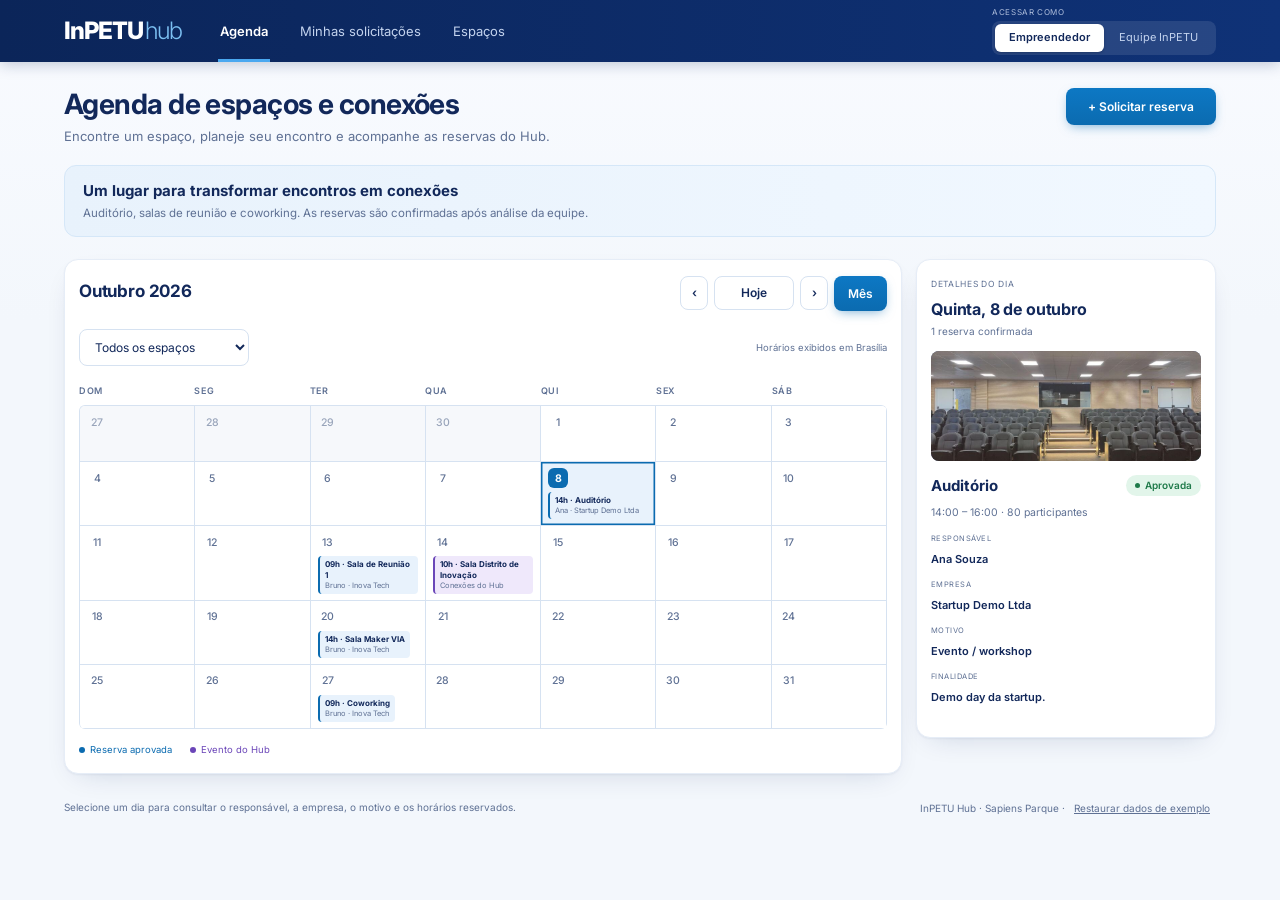
<file: agenda-hub/index.html>
<!DOCTYPE html><html lang="pt-BR"><head><meta charset="UTF-8"><meta http-equiv="refresh" content="0;url=agenda.html"><title>InPETU Hub</title></head><body><a href="agenda.html">Abrir o InPETU Hub</a></body></html>
</file>
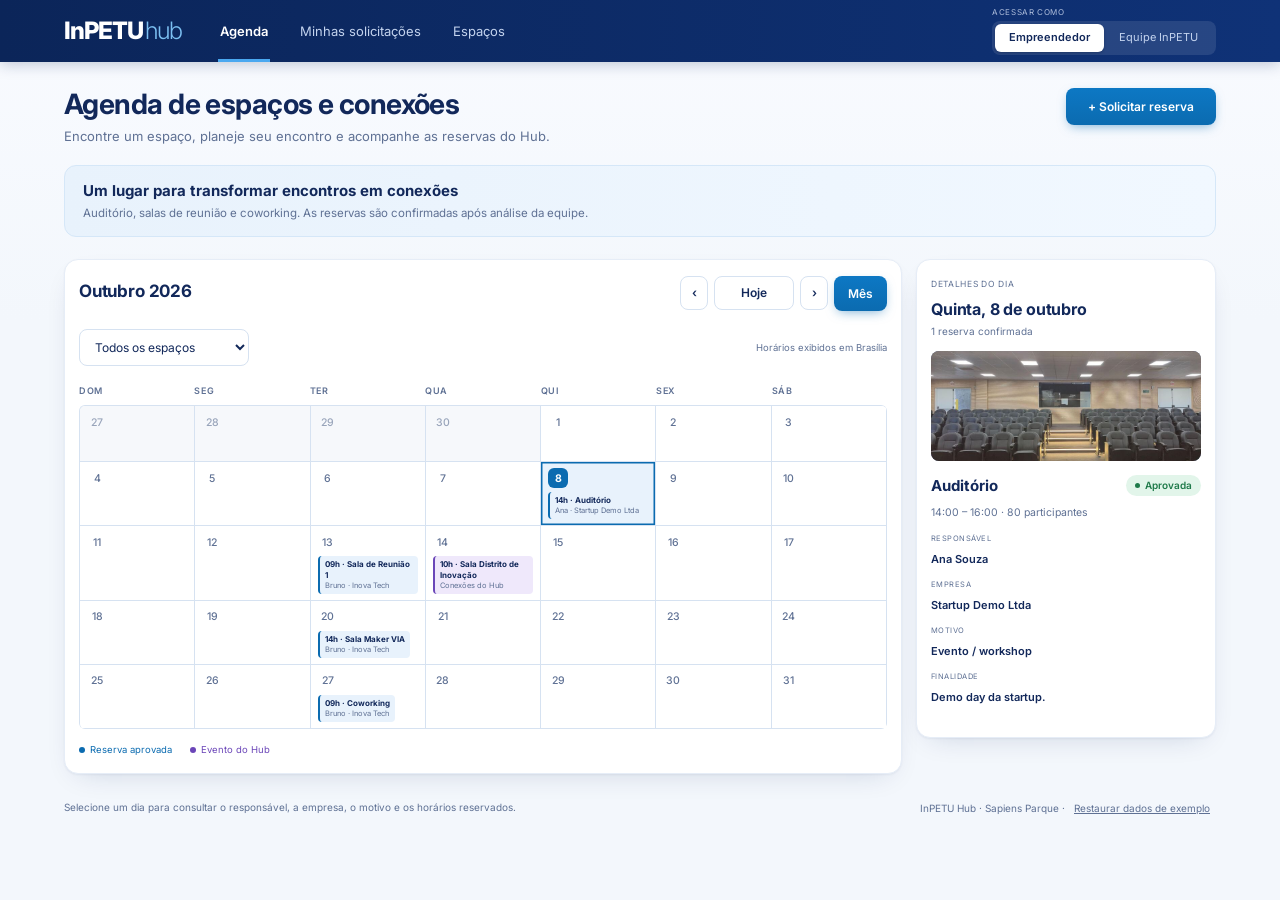
<file: agenda-hub/agenda.html>
<!DOCTYPE html>
<html lang="pt-BR">
<head>
<meta charset="UTF-8">
<meta name="viewport" content="width=device-width, initial-scale=1">
<title>InPETU Hub · Agenda de espaços e conexões</title>
<link rel="preconnect" href="https://fonts.googleapis.com"><link rel="preconnect" href="https://fonts.gstatic.com" crossorigin>
<link rel="stylesheet" href="https://fonts.googleapis.com/css2?family=Inter:wght@400;500;600;700;800&display=swap">
<link rel="stylesheet" href="style.css">
</head>
<body data-page="agenda">
<header class="topbar"><div class="topbar__in">
  <a class="logo" href="agenda.html">InPETU<span>hub</span></a>
  <nav class="nav" id="nav"></nav>
  <div class="access"><small>ACESSAR COMO</small>
    <div class="seg" id="seg">
      <button data-act="mode" data-v="emp">Empreendedor</button>
      <button data-act="mode" data-v="eq">Equipe InPETU</button>
    </div></div>
</div></header>
<main class="wrap" id="app"></main>
<footer class="wrap foot"><span id="fh"></span><span>InPETU Hub · Sapiens Parque · <button class="lnk" data-act="reset">Restaurar dados de exemplo</button></span></footer>
<script src="app.js"></script>
</body>
</html>
</file>
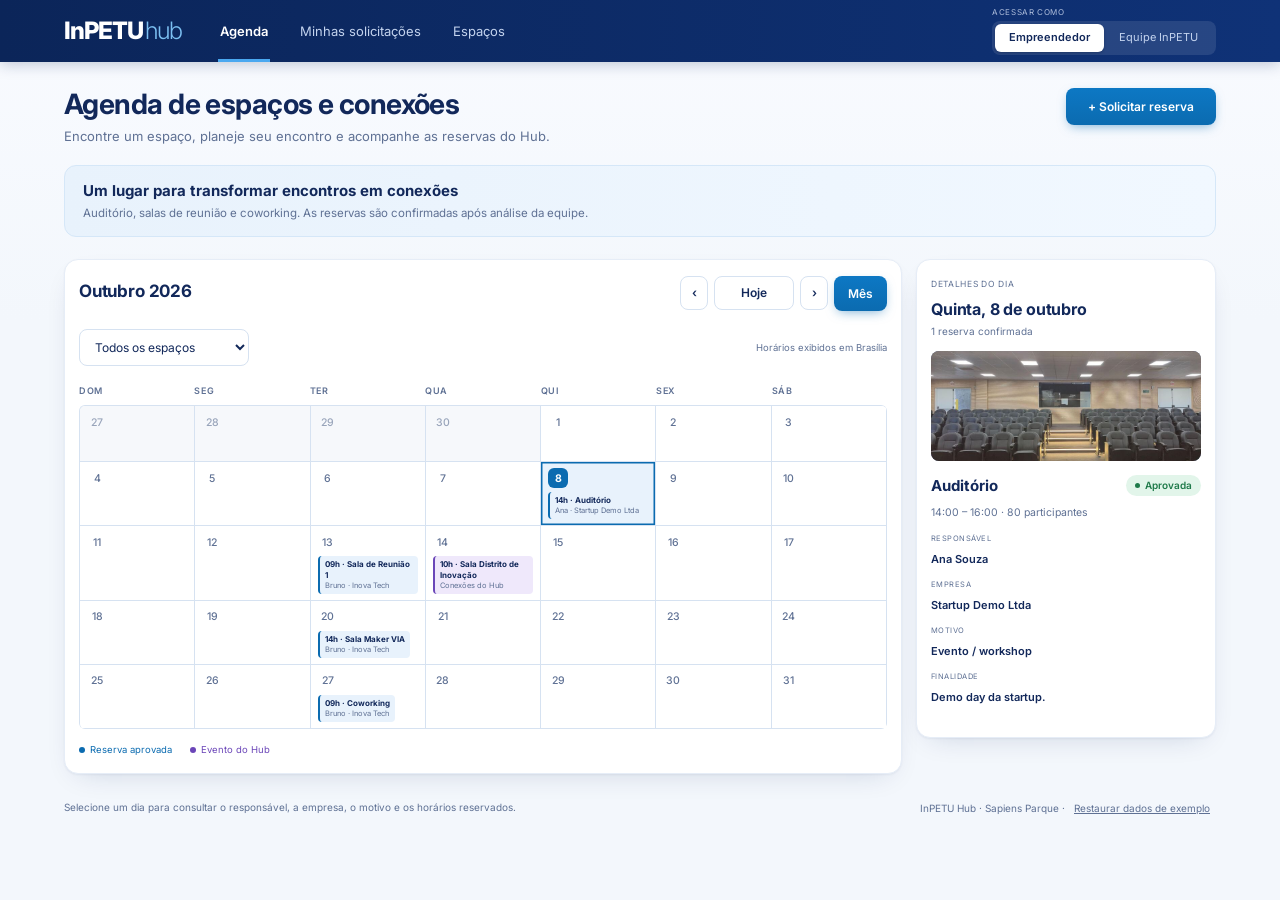
<file: agenda-hub/aprovacoes.html>
<!DOCTYPE html>
<html lang="pt-BR">
<head>
<meta charset="UTF-8">
<meta name="viewport" content="width=device-width, initial-scale=1">
<title>InPETU Hub · Aprovações de reservas</title>
<link rel="preconnect" href="https://fonts.googleapis.com"><link rel="preconnect" href="https://fonts.gstatic.com" crossorigin>
<link rel="stylesheet" href="https://fonts.googleapis.com/css2?family=Inter:wght@400;500;600;700;800&display=swap">
<link rel="stylesheet" href="style.css">
</head>
<body data-page="aprovacoes">
<header class="topbar"><div class="topbar__in">
  <a class="logo" href="agenda.html">InPETU<span>hub</span></a>
  <nav class="nav" id="nav"></nav>
  <div class="access"><small>ACESSAR COMO</small>
    <div class="seg" id="seg">
      <button data-act="mode" data-v="emp">Empreendedor</button>
      <button data-act="mode" data-v="eq">Equipe InPETU</button>
    </div></div>
</div></header>
<main class="wrap" id="app"></main>
<footer class="wrap foot"><span id="fh"></span><span>InPETU Hub · Sapiens Parque · <button class="lnk" data-act="reset">Restaurar dados de exemplo</button></span></footer>
<script src="app.js"></script>
</body>
</html>
</file>
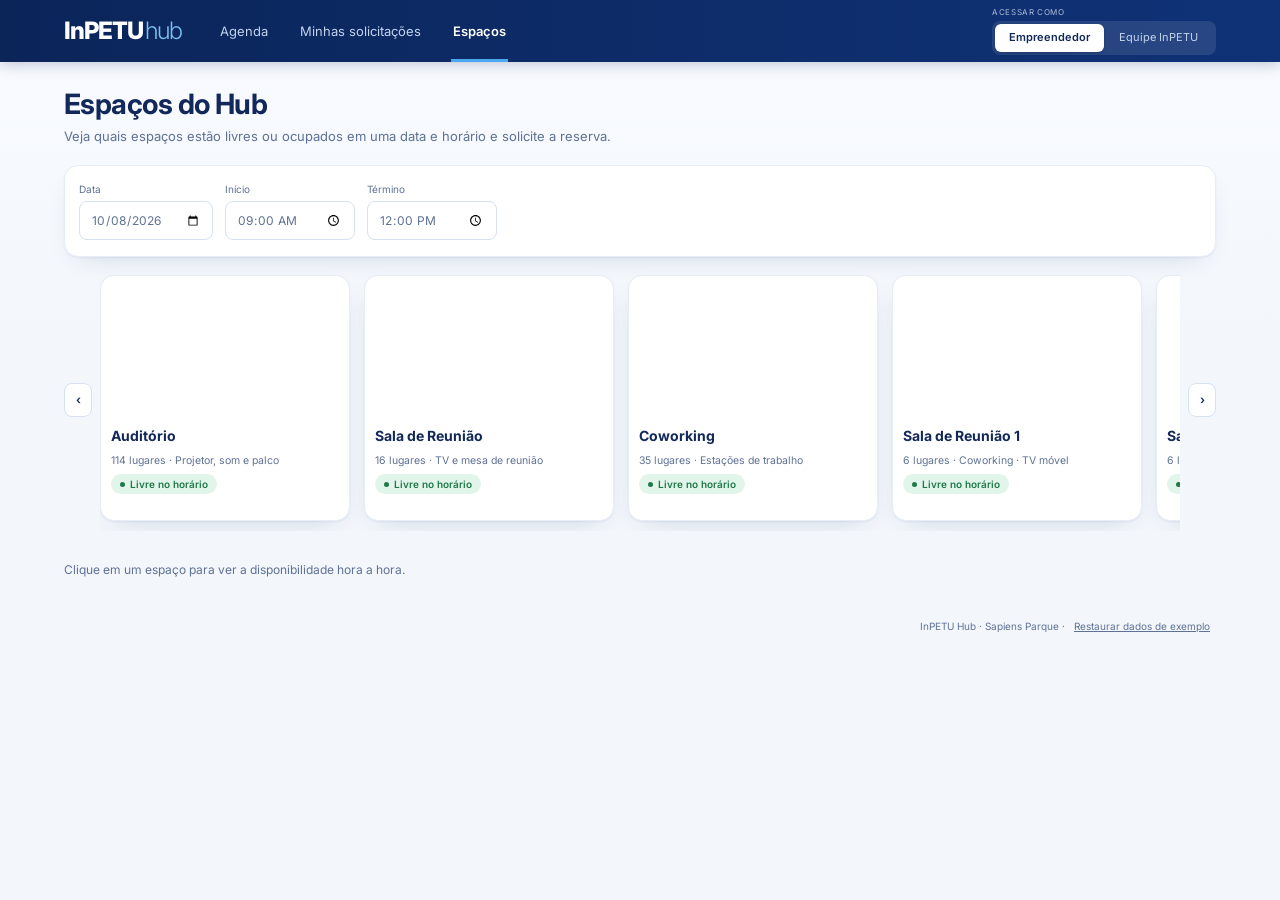
<file: agenda-hub/espacos.html>
<!DOCTYPE html>
<html lang="pt-BR">
<head>
<meta charset="UTF-8">
<meta name="viewport" content="width=device-width, initial-scale=1">
<title>InPETU Hub · Espaços</title>
<link rel="preconnect" href="https://fonts.googleapis.com"><link rel="preconnect" href="https://fonts.gstatic.com" crossorigin>
<link rel="stylesheet" href="https://fonts.googleapis.com/css2?family=Inter:wght@400;500;600;700;800&display=swap">
<link rel="stylesheet" href="style.css">
</head>
<body data-page="espacos">
<header class="topbar"><div class="topbar__in">
  <a class="logo" href="agenda.html">InPETU<span>hub</span></a>
  <nav class="nav" id="nav"></nav>
  <div class="access"><small>ACESSAR COMO</small>
    <div class="seg" id="seg">
      <button data-act="mode" data-v="emp">Empreendedor</button>
      <button data-act="mode" data-v="eq">Equipe InPETU</button>
    </div></div>
</div></header>
<main class="wrap" id="app"></main>
<footer class="wrap foot"><span id="fh"></span><span>InPETU Hub · Sapiens Parque · <button class="lnk" data-act="reset">Restaurar dados de exemplo</button></span></footer>
<script src="app.js"></script>
</body>
</html>
</file>
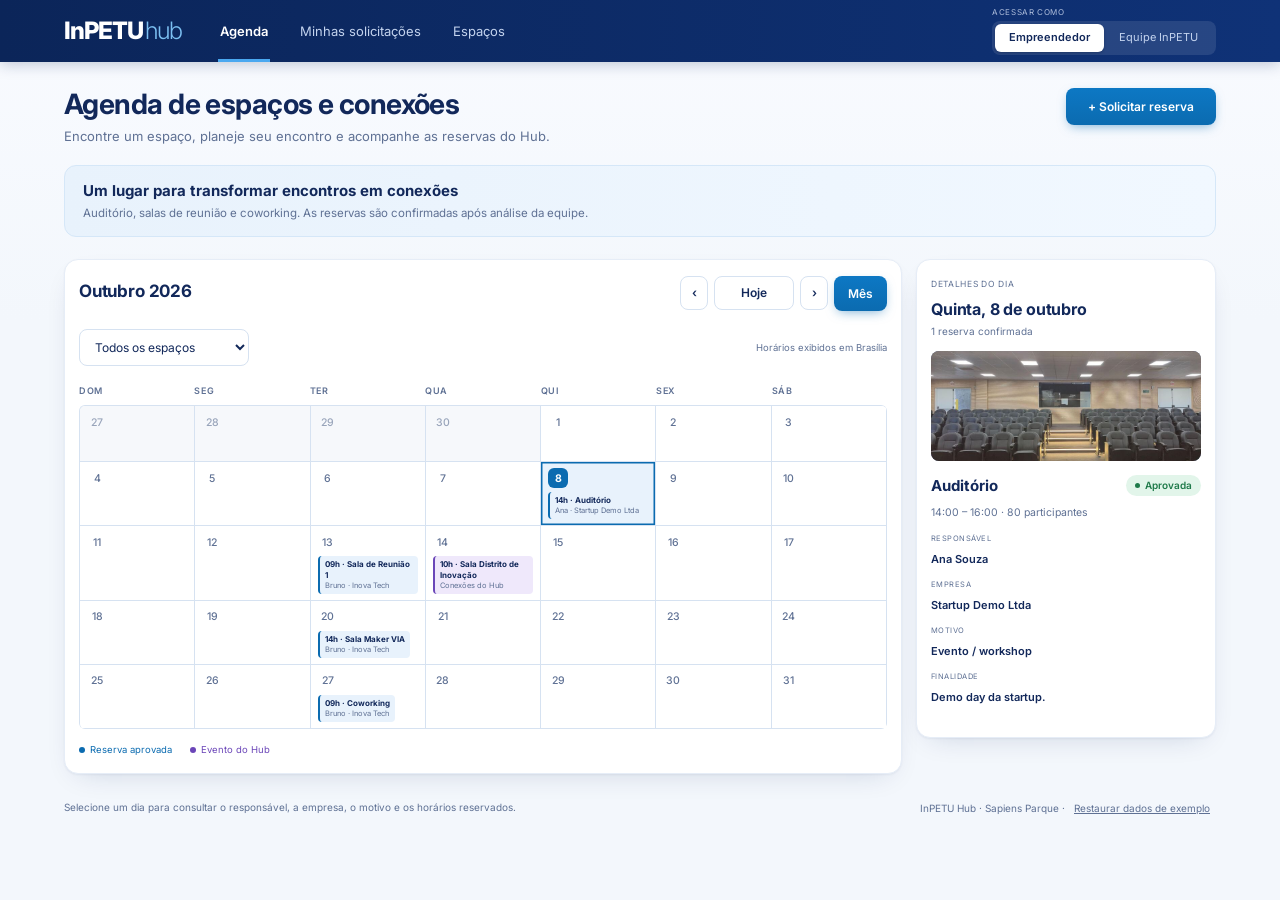
<file: agenda-hub/historico.html>
<!DOCTYPE html>
<html lang="pt-BR">
<head>
<meta charset="UTF-8">
<meta name="viewport" content="width=device-width, initial-scale=1">
<title>InPETU Hub · Histórico e auditoria</title>
<link rel="preconnect" href="https://fonts.googleapis.com"><link rel="preconnect" href="https://fonts.gstatic.com" crossorigin>
<link rel="stylesheet" href="https://fonts.googleapis.com/css2?family=Inter:wght@400;500;600;700;800&display=swap">
<link rel="stylesheet" href="style.css">
</head>
<body data-page="historico">
<header class="topbar"><div class="topbar__in">
  <a class="logo" href="agenda.html">InPETU<span>hub</span></a>
  <nav class="nav" id="nav"></nav>
  <div class="access"><small>ACESSAR COMO</small>
    <div class="seg" id="seg">
      <button data-act="mode" data-v="emp">Empreendedor</button>
      <button data-act="mode" data-v="eq">Equipe InPETU</button>
    </div></div>
</div></header>
<main class="wrap" id="app"></main>
<footer class="wrap foot"><span id="fh"></span><span>InPETU Hub · Sapiens Parque · <button class="lnk" data-act="reset">Restaurar dados de exemplo</button></span></footer>
<script src="app.js"></script>
</body>
</html>
</file>
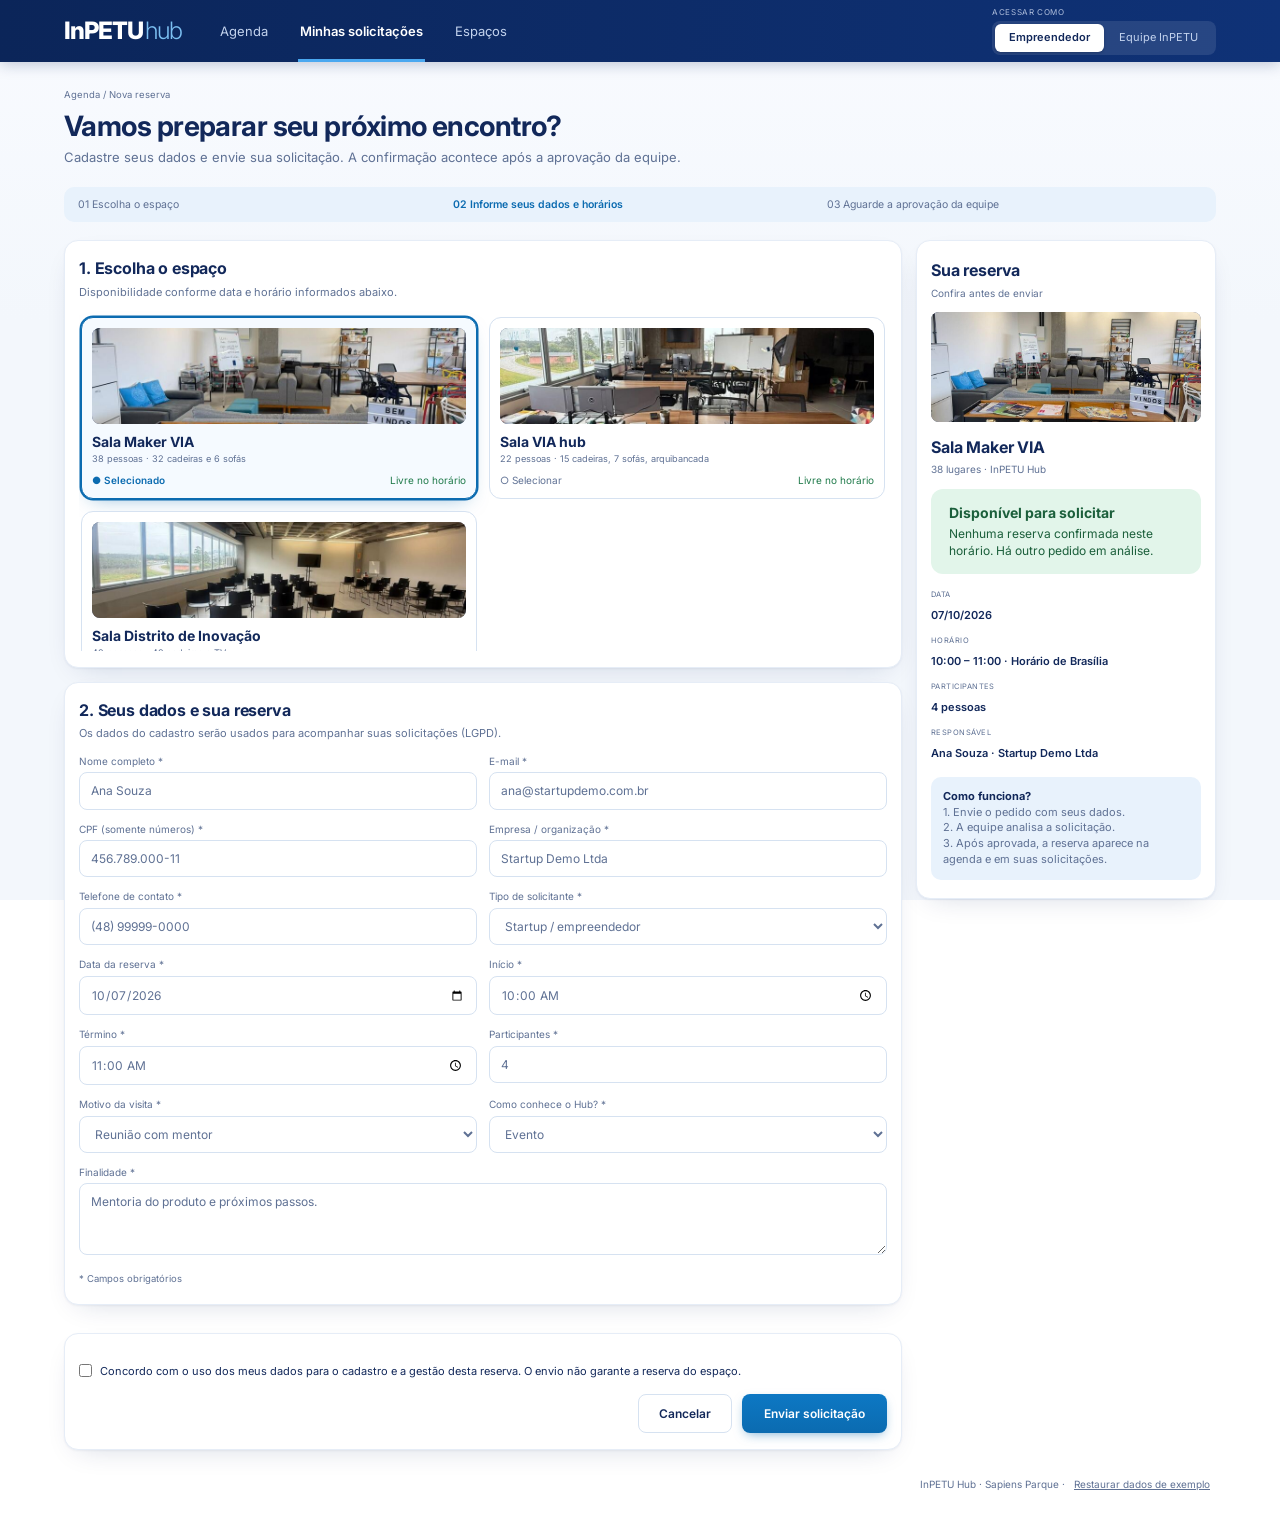
<file: agenda-hub/reserva.html>
<!DOCTYPE html>
<html lang="pt-BR">
<head>
<meta charset="UTF-8">
<meta name="viewport" content="width=device-width, initial-scale=1">
<title>InPETU Hub · Nova reserva</title>
<link rel="preconnect" href="https://fonts.googleapis.com"><link rel="preconnect" href="https://fonts.gstatic.com" crossorigin>
<link rel="stylesheet" href="https://fonts.googleapis.com/css2?family=Inter:wght@400;500;600;700;800&display=swap">
<link rel="stylesheet" href="style.css">
</head>
<body data-page="reserva">
<header class="topbar"><div class="topbar__in">
  <a class="logo" href="agenda.html">InPETU<span>hub</span></a>
  <nav class="nav" id="nav"></nav>
  <div class="access"><small>ACESSAR COMO</small>
    <div class="seg" id="seg">
      <button data-act="mode" data-v="emp">Empreendedor</button>
      <button data-act="mode" data-v="eq">Equipe InPETU</button>
    </div></div>
</div></header>
<main class="wrap" id="app"></main>
<footer class="wrap foot"><span id="fh"></span><span>InPETU Hub · Sapiens Parque · <button class="lnk" data-act="reset">Restaurar dados de exemplo</button></span></footer>
<script src="app.js"></script>
</body>
</html>
</file>
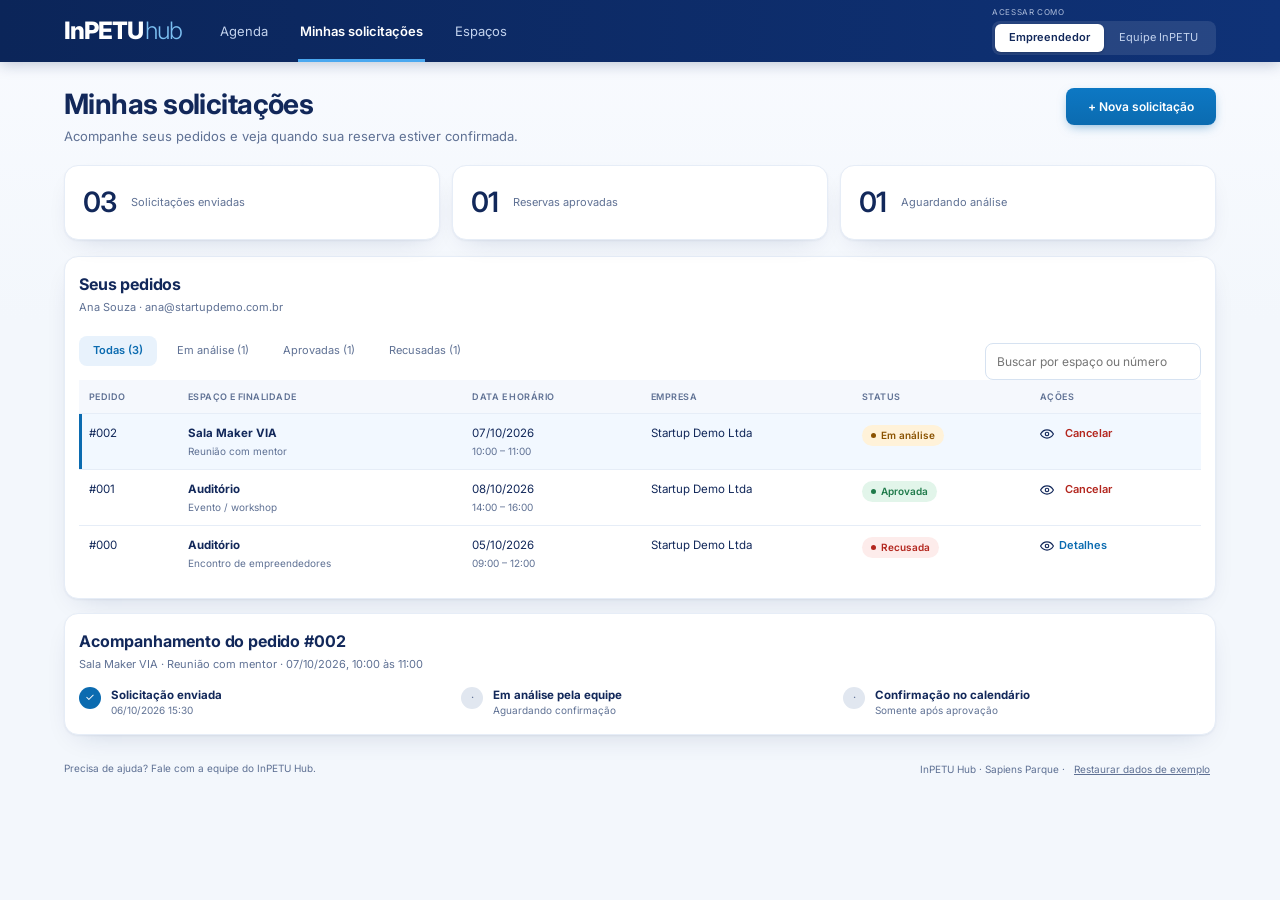
<file: agenda-hub/solicitacoes.html>
<!DOCTYPE html>
<html lang="pt-BR">
<head>
<meta charset="UTF-8">
<meta name="viewport" content="width=device-width, initial-scale=1">
<title>InPETU Hub · Minhas solicitações</title>
<link rel="preconnect" href="https://fonts.googleapis.com"><link rel="preconnect" href="https://fonts.gstatic.com" crossorigin>
<link rel="stylesheet" href="https://fonts.googleapis.com/css2?family=Inter:wght@400;500;600;700;800&display=swap">
<link rel="stylesheet" href="style.css">
</head>
<body data-page="solicitacoes">
<header class="topbar"><div class="topbar__in">
  <a class="logo" href="agenda.html">InPETU<span>hub</span></a>
  <nav class="nav" id="nav"></nav>
  <div class="access"><small>ACESSAR COMO</small>
    <div class="seg" id="seg">
      <button data-act="mode" data-v="emp">Empreendedor</button>
      <button data-act="mode" data-v="eq">Equipe InPETU</button>
    </div></div>
</div></header>
<main class="wrap" id="app"></main>
<footer class="wrap foot"><span id="fh"></span><span>InPETU Hub · Sapiens Parque · <button class="lnk" data-act="reset">Restaurar dados de exemplo</button></span></footer>
<script src="app.js"></script>
</body>
</html>
</file>
<file: agenda-hub/style.css>
/* ==========================================================================
   InPETU Hub · estilos
   1 Base · 2 Cabeçalho · 3 Componentes · 4 Calendário · 5 Painel lateral
   6 Tabelas e formulários · 7 Telas (espaços, reserva, aprovações, histórico)
   ========================================================================== */

/* 1 · Base */
:root {
  --navy: #0b2559; --blue: #0b6bb0; --blue-dark: #0a5a96;
  --ink: #12285a; --muted: #5f7194;
  --line: #d6e2f1; --line-soft: #e6edf7; --bg: #f3f7fc; --soft: #e8f2fc;
  --green: #1f7a4a; --green-bg: #e2f5ea;
  --red: #b3261e; --red-bg: #fdeceb;
  --amber: #8a5200; --amber-bg: #fff2d9;
  --hub: #6b46b8; --hub-bg: #efe8fb;
  --radius: 14px;
  --shadow: 0 1px 2px rgba(11, 37, 89, .05), 0 10px 28px -14px rgba(11, 37, 89, .2);
  --ring: 0 0 0 3px rgba(11, 107, 176, .22);
}
* { box-sizing: border-box; margin: 0; scrollbar-width: thin; scrollbar-color: #c5d3e6 transparent; }
html { -webkit-font-smoothing: antialiased; }
body {
  font-family: Inter, system-ui, -apple-system, "Segoe UI", sans-serif;
  background: linear-gradient(180deg, #f9fbff 0, var(--bg) 320px) fixed;
  color: var(--ink); font-size: 14px; line-height: 1.45;
}
button, input, select, textarea { font: inherit; color: inherit; }
button { cursor: pointer; transition: background .15s, border-color .15s, box-shadow .15s, transform .15s, color .15s; }
:focus-visible { outline: none; box-shadow: var(--ring); }
.wrap { max-width: 1200px; margin: auto; padding: 26px 24px; }
.scroll { overflow-x: auto; }
.empty { font-size: 12px; color: var(--muted); padding: 14px 0; }
.tz { font-size: 9.5px; color: var(--muted); }

/* 2 · Cabeçalho */
.topbar { background: linear-gradient(90deg, var(--navy), #0f3277); color: #fff; box-shadow: 0 2px 14px rgba(11, 37, 89, .25); position: sticky; top: 0; z-index: 20; }
.topbar__in { max-width: 1200px; margin: auto; height: 62px; display: flex; align-items: center; gap: 36px; padding: 0 24px; }
.logo { color: #fff; text-decoration: none; font-weight: 800; font-size: 24px; letter-spacing: -1px; }
.logo span { font-weight: 300; color: #7cc0f2; margin-left: 2px; }
.nav { display: flex; gap: 28px; flex: 1; }
.nav a { color: #c3d3ee; text-decoration: none; font-size: 13px; padding: 22px 2px 19px; border-bottom: 3px solid transparent; white-space: nowrap; transition: color .15s; }
.nav a:hover { color: #fff; }
.nav a.is-active { color: #fff; font-weight: 600; border-color: #4aa8f0; }
.access small { display: block; font-size: 8px; letter-spacing: .08em; color: #aebddb; margin-bottom: 3px; }
.seg { display: flex; background: rgba(255, 255, 255, .1); border-radius: 8px; padding: 3px; width: 224px; }
.seg button { flex: 1; border: 0; background: transparent; color: #c3d3ee; font-size: 11px; padding: 6px; border-radius: 6px; }
.seg button:hover { color: #fff; }
.seg .is-on { background: #fff; color: var(--ink); font-weight: 600; box-shadow: 0 1px 3px rgba(0, 0, 0, .2); }

/* 3 · Componentes */
.head { display: flex; justify-content: space-between; align-items: flex-start; margin-bottom: 20px; gap: 16px; }
.head h1 { font-size: 28px; letter-spacing: -.02em; line-height: 1.2; }
.head p { color: var(--muted); margin-top: 5px; font-size: 13px; }
.banner { background: linear-gradient(90deg, var(--soft), #f1f8ff); border: 1px solid #d5e7f8; border-radius: 12px; padding: 14px 18px; margin-bottom: 22px; }
.banner h2 { font-size: 15px; }
.banner p { font-size: 11.5px; color: var(--muted); margin-top: 3px; }
.grid { display: grid; grid-template-columns: 1fr 300px; gap: 14px; align-items: start; }
.card { background: #fff; border: 1px solid var(--line-soft); border-radius: var(--radius); padding: 16px 14px; box-shadow: var(--shadow); }
.card h2 { font-size: 16px; margin-bottom: 4px; letter-spacing: -.01em; }
.card .sub { font-size: 11px; color: var(--muted); margin-bottom: 10px; }

.btn-primary, .btn-ok { color: #fff; border: 0; border-radius: 8px; padding: 10px 22px; font-weight: 600; font-size: 12px; }
.btn-primary { background: linear-gradient(180deg, #0d78c4, var(--blue)); box-shadow: 0 4px 12px -4px rgba(11, 107, 176, .6); }
.btn-primary:hover { background: linear-gradient(180deg, var(--blue), var(--blue-dark)); transform: translateY(-1px); }
.btn-ok { background: linear-gradient(180deg, #25905a, var(--green)); box-shadow: 0 4px 12px -4px rgba(31, 122, 74, .6); }
.btn-ok:hover { transform: translateY(-1px); }
.btn-sm { padding: 9px 14px; }
.btn-danger, .btn-ghost, .btn-sq, .btn-out { background: #fff; border: 1px solid var(--line); border-radius: 8px; font-weight: 600; font-size: 12px; }
.btn-danger { color: var(--red); border-color: #ecc3c0; padding: 10px 20px; }
.btn-danger:hover { background: var(--red-bg); }
.btn-ghost { padding: 10px 20px; }
.btn-ghost:hover, .btn-sq:hover, .btn-out:hover { border-color: var(--blue); color: var(--blue); background: #f5faff; }
.lk { background: none; border: 0; color: var(--blue); font-size: 11px; font-weight: 600; }
.lk:hover { text-decoration: underline; }
.lk.red { color: var(--red); }
.lnk { background: none; border: 0; color: var(--muted); font-size: 10px; text-decoration: underline; }

.pill { display: inline-flex; align-items: center; gap: 5px; padding: 3px 9px; border-radius: 999px; font-size: 10px; font-weight: 600; white-space: nowrap; }
.pill::before { content: ''; width: 5px; height: 5px; border-radius: 50%; background: currentColor; }
.p-ok { background: var(--green-bg); color: var(--green); }
.p-no { background: var(--red-bg); color: var(--red); }
.p-wait { background: var(--amber-bg); color: var(--amber); }

.note { padding: 14px 18px; border-radius: 12px; margin-bottom: 16px; font-size: 12px; }
.note b { display: block; font-size: 14px; margin-bottom: 2px; }
.note.ok { background: var(--green-bg); color: #1b5f3b; }
.note.info { background: var(--soft); }
.note.err { background: var(--red-bg); color: var(--red); }
.note.wait { background: var(--amber-bg); color: #7a4700; }

.stats { display: grid; grid-template-columns: repeat(auto-fit, minmax(170px, 1fr)); gap: 12px; margin-bottom: 16px; }
.stat { background: #fff; border: 1px solid var(--line-soft); border-radius: var(--radius); padding: 16px 18px; display: flex; gap: 14px; align-items: center; box-shadow: var(--shadow); }
.stat b { font-size: 28px; font-weight: 600; letter-spacing: -.02em; }
.stat span { font-size: 11px; color: var(--muted); }

.tabs { display: flex; gap: 6px; margin: 10px 0 14px; flex-wrap: wrap; }
.tab { background: transparent; border: 0; padding: 7px 14px; border-radius: 8px; font-size: 11px; color: var(--muted); }
.tab:hover { background: #f1f6fc; }
.tab.on { background: var(--soft); color: var(--blue); font-weight: 600; }
.actions { display: flex; gap: 10px; justify-content: flex-end; margin-top: 14px; }
.how { background: var(--soft); border-radius: 10px; padding: 12px; font-size: 11px; margin-top: 14px; color: var(--muted); }
.how b { color: var(--ink); }
.foot { display: flex; justify-content: space-between; gap: 12px; flex-wrap: wrap; font-size: 10px; color: var(--muted); padding: 0 24px 28px; }

/* 4 · Calendário */
.cal__top { display: flex; justify-content: space-between; align-items: center; padding-bottom: 18px; }
.cal__top h2 { font-size: 17px; }
.cal__nav { display: flex; gap: 6px; }
.btn-sq { width: 28px; height: 34px; }
.btn-out { width: 80px; height: 34px; }
.cal__filter { display: flex; justify-content: space-between; align-items: center; margin-bottom: 18px; }
.cal__filter select { width: 170px; }
.dow, .days { display: grid; grid-template-columns: repeat(7, 1fr); }
.dow span { font-size: 9px; font-weight: 600; letter-spacing: .06em; color: var(--muted); padding-bottom: 8px; }
.days { border-top: 1px solid var(--line); border-left: 1px solid var(--line); border-radius: 6px; overflow: hidden; }
.day { min-height: 56px; border: 0; border-right: 1px solid var(--line); border-bottom: 1px solid var(--line); padding: 6px 7px; font-size: 10.5px; color: var(--muted); background: #fff; text-align: left; display: flex; flex-direction: column; gap: 4px; }
.day:hover { background: #f4f9ff; }
.day.out { background: #f6f8fb; color: #98a4ba; }
.day.sel { background: var(--soft); box-shadow: inset 0 0 0 1.5px var(--blue); }
.day .n { width: 20px; height: 20px; display: grid; place-items: center; border-radius: 6px; font-weight: 500; }
.day.sel .n { background: var(--blue); color: #fff; font-weight: 700; }
.ev { display: block; border-radius: 4px; padding: 3px 5px; font-size: 7.5px; line-height: 1.35; color: var(--muted); background: var(--soft); border-left: 2px solid var(--blue); }
.ev b { display: block; color: var(--ink); font-size: 8px; }
.ev.hub { background: var(--hub-bg); border-color: var(--hub); }
.legend { display: flex; gap: 18px; margin-top: 14px; font-size: 9.5px; color: var(--blue); }
.legend span:last-child { color: var(--hub); }
.dot { display: inline-block; width: 6px; height: 6px; border-radius: 50%; margin-right: 5px; background: var(--blue); }
.dot--hub { background: var(--hub); }

/* 5 · Painel lateral e fotos */
.side { padding: 18px 14px; }
.side .kicker { font-size: 8.5px; letter-spacing: .08em; color: var(--muted); }
.side h3 { font-size: 16px; margin: 8px 0 3px; letter-spacing: -.01em; }
.side .count { font-size: 10px; color: var(--muted); margin-bottom: 12px; }
.photo { position: relative; overflow: hidden; height: 110px; border-radius: 8px; margin-bottom: 14px; background: linear-gradient(135deg, #46557a, #6b7a9c); }
.photo img { position: absolute; inset: 0; width: 100%; height: 100%; object-fit: cover; }
.item + .item { border-top: 1px solid var(--line-soft); margin-top: 14px; padding-top: 14px; }
.item__head { display: flex; justify-content: space-between; align-items: center; }
.item__head h4 { font-size: 15px; }
.side .when, .item .when { font-size: 10.5px; color: var(--muted); margin: 8px 0 14px; }
.f { margin-bottom: 12px; }
.f small { display: block; font-size: 7.5px; letter-spacing: .06em; color: var(--muted); margin-bottom: 3px; }
.f span { font-size: 11px; font-weight: 600; }

/* 6 · Tabelas e formulários */
.tb { width: 100%; border-collapse: collapse; font-size: 11.5px; }
.tb th { text-align: left; font-size: 9px; letter-spacing: .05em; color: var(--muted); font-weight: 600; padding: 10px; background: #f5f8fd; white-space: nowrap; }
.tb td { padding: 11px 10px; border-top: 1px solid var(--line-soft); vertical-align: top; }
.tb td small { display: block; color: var(--muted); font-size: 10px; margin-top: 2px; }
.tb tr[data-act] { cursor: pointer; }
.tb tr[data-act]:hover { background: #f7fafe; }
.tb tr.sel { background: #f2f8ff; box-shadow: inset 3px 0 var(--blue); }
.filt { display: flex; gap: 12px; flex-wrap: wrap; align-items: flex-end; margin-bottom: 12px; }
.filt label, .fg label { display: flex; flex-direction: column; gap: 4px; font-size: 10px; color: var(--muted); }
input, select, textarea { border: 1px solid var(--line); border-radius: 8px; padding: 9px 11px; font-size: 12px; background: #fff; width: 100%; transition: border-color .15s, box-shadow .15s; }
input:hover, select:hover, textarea:hover { border-color: #b7cae2; }
input:focus, select:focus, textarea:focus { border-color: var(--blue); box-shadow: var(--ring); outline: none; }
input[type=checkbox], input[type=radio] { width: auto; }
.filt input, .filt select { width: auto; min-width: 130px; }
.fg { display: grid; grid-template-columns: 1fr 1fr; gap: 12px; margin: 12px 0; }
.fg .w { grid-column: 1 / -1; }
.chk { display: flex; gap: 8px; align-items: flex-start; font-size: 11px; margin: 14px 0; }
.dlg { border: 0; border-radius: var(--radius); padding: 22px; width: min(400px, 92vw); box-shadow: 0 24px 60px -12px rgba(11, 37, 89, .45); }
.dlg::backdrop { background: rgba(11, 37, 89, .45); backdrop-filter: blur(2px); }

/* 7 · Telas */
/* nova reserva */
.steps { display: grid; grid-template-columns: repeat(3, 1fr); background: var(--soft); border-radius: 10px; padding: 10px 14px; font-size: 10.5px; color: var(--muted); margin-bottom: 18px; }
.steps .on { color: var(--blue); font-weight: 600; }
.picks { position: relative; display: grid; grid-template-columns: 1fr 1fr; gap: 12px; max-height: 340px; overflow-y: auto; padding: 2px; }
.pick { position: relative; border: 1px solid var(--line); border-radius: 12px; padding: 10px; cursor: pointer; background: #fff; font-size: 11px; transition: border-color .15s, box-shadow .15s, transform .15s; }
.pick:hover { border-color: #9cc3e4; transform: translateY(-1px); }
.pick input { position: absolute; opacity: 0; }
.pick:has(input:checked) { border-color: var(--blue); box-shadow: 0 0 0 1.5px var(--blue), 0 8px 20px -10px rgba(11, 107, 176, .5); background: #f5faff; }
.pick:has(input:focus-visible) { box-shadow: var(--ring); }
.pick .photo { height: 96px; margin-bottom: 8px; }
.pick b { font-size: 14px; }
.pick small { display: block; color: var(--muted); }
.pf { display: flex; justify-content: space-between; font-size: 10px; margin-top: 8px; }
.pf .sel::before { content: '○ Selecionar'; font-style: normal; color: var(--muted); }
.pick:has(input:checked) .pf .sel::before { content: '● Selecionado'; color: var(--blue); font-weight: 600; }
.av { font-style: normal; }
.av.ok { color: var(--green); }
.av.no { color: var(--red); }

/* espaços: carrossel e detalhe */
.car { display: flex; align-items: center; gap: 8px; margin: 6px 0 16px; }
.track { display: flex; gap: 14px; overflow-x: auto; scroll-snap-type: x mandatory; padding: 6px 2px 10px; flex: 1; }
.scard { flex: 0 0 250px; scroll-snap-align: start; text-align: left; background: #fff; border: 1px solid var(--line-soft); border-radius: var(--radius); padding: 10px; display: flex; flex-direction: column; gap: 6px; box-shadow: var(--shadow); }
.scard:hover { border-color: var(--blue); transform: translateY(-2px); }
.scard.on { border-color: var(--blue); box-shadow: 0 0 0 1.5px var(--blue), var(--shadow); }
.scard .photo { height: 130px; margin-bottom: 4px; }
.scard h4 { font-size: 14px; }
.scard p { font-size: 10.5px; color: var(--muted); }
.dtl { display: grid; grid-template-columns: 260px 1fr; gap: 16px; }
.dtl .photo { height: 170px; }
.slots { display: grid; grid-template-columns: repeat(10, 1fr); gap: 4px; margin: 10px 0 4px; }
.sl { text-align: center; padding: 8px 0; border-radius: 6px; font-size: 10px; font-weight: 500; }
.sl.ok { background: var(--green-bg); color: var(--green); }
.sl.no { background: var(--red-bg); color: var(--red); }
.sl.wait { background: var(--amber-bg); color: var(--amber); }

/* solicitações: linha do tempo */
.tl { display: flex; gap: 24px; margin-top: 14px; flex-wrap: wrap; }
.tl > div { flex: 1; min-width: 160px; display: flex; gap: 10px; font-size: 11.5px; }
.tl small { display: block; color: var(--muted); font-size: 10px; }
.dotc { width: 22px; height: 22px; border-radius: 50%; background: #e1e7f0; color: var(--muted); display: grid; place-items: center; font-size: 11px; flex: none; }
.dotc.done { background: var(--blue); color: #fff; }
.dotc.bad { background: var(--red); color: #fff; }

/* histórico: gráficos */
.g2 { display: grid; grid-template-columns: repeat(auto-fit, minmax(260px, 1fr)); gap: 12px; margin-bottom: 16px; }
.bars { background: #fff; border: 1px solid var(--line-soft); border-radius: var(--radius); padding: 14px 16px; box-shadow: var(--shadow); }
.bars h4 { font-size: 12px; margin-bottom: 8px; }
.bar { display: grid; grid-template-columns: 140px 1fr 34px; gap: 8px; align-items: center; font-size: 10.5px; margin: 6px 0; }
.bar i { display: block; height: 8px; background: linear-gradient(90deg, #4aa8f0, var(--blue)); border-radius: 4px; }
.bar b { text-align: right; }

@media (max-width: 900px) {
  .grid, .dtl { grid-template-columns: 1fr; }
  .fg { grid-template-columns: 1fr; }
  .nav { overflow-x: auto; gap: 14px; }
  .topbar__in { gap: 14px; }
  .head { flex-direction: column; }
}
@media (max-width: 700px) {
  .picks { grid-template-columns: 1fr; }
  .steps { grid-template-columns: 1fr; gap: 4px; }
}
@media (max-width: 560px) {
  .ev { font-size: 0; padding: 2px; }
  .ev b { font-size: 7px; }
  .tz { display: none; }
  .foot { flex-direction: column; }
}
</file>
